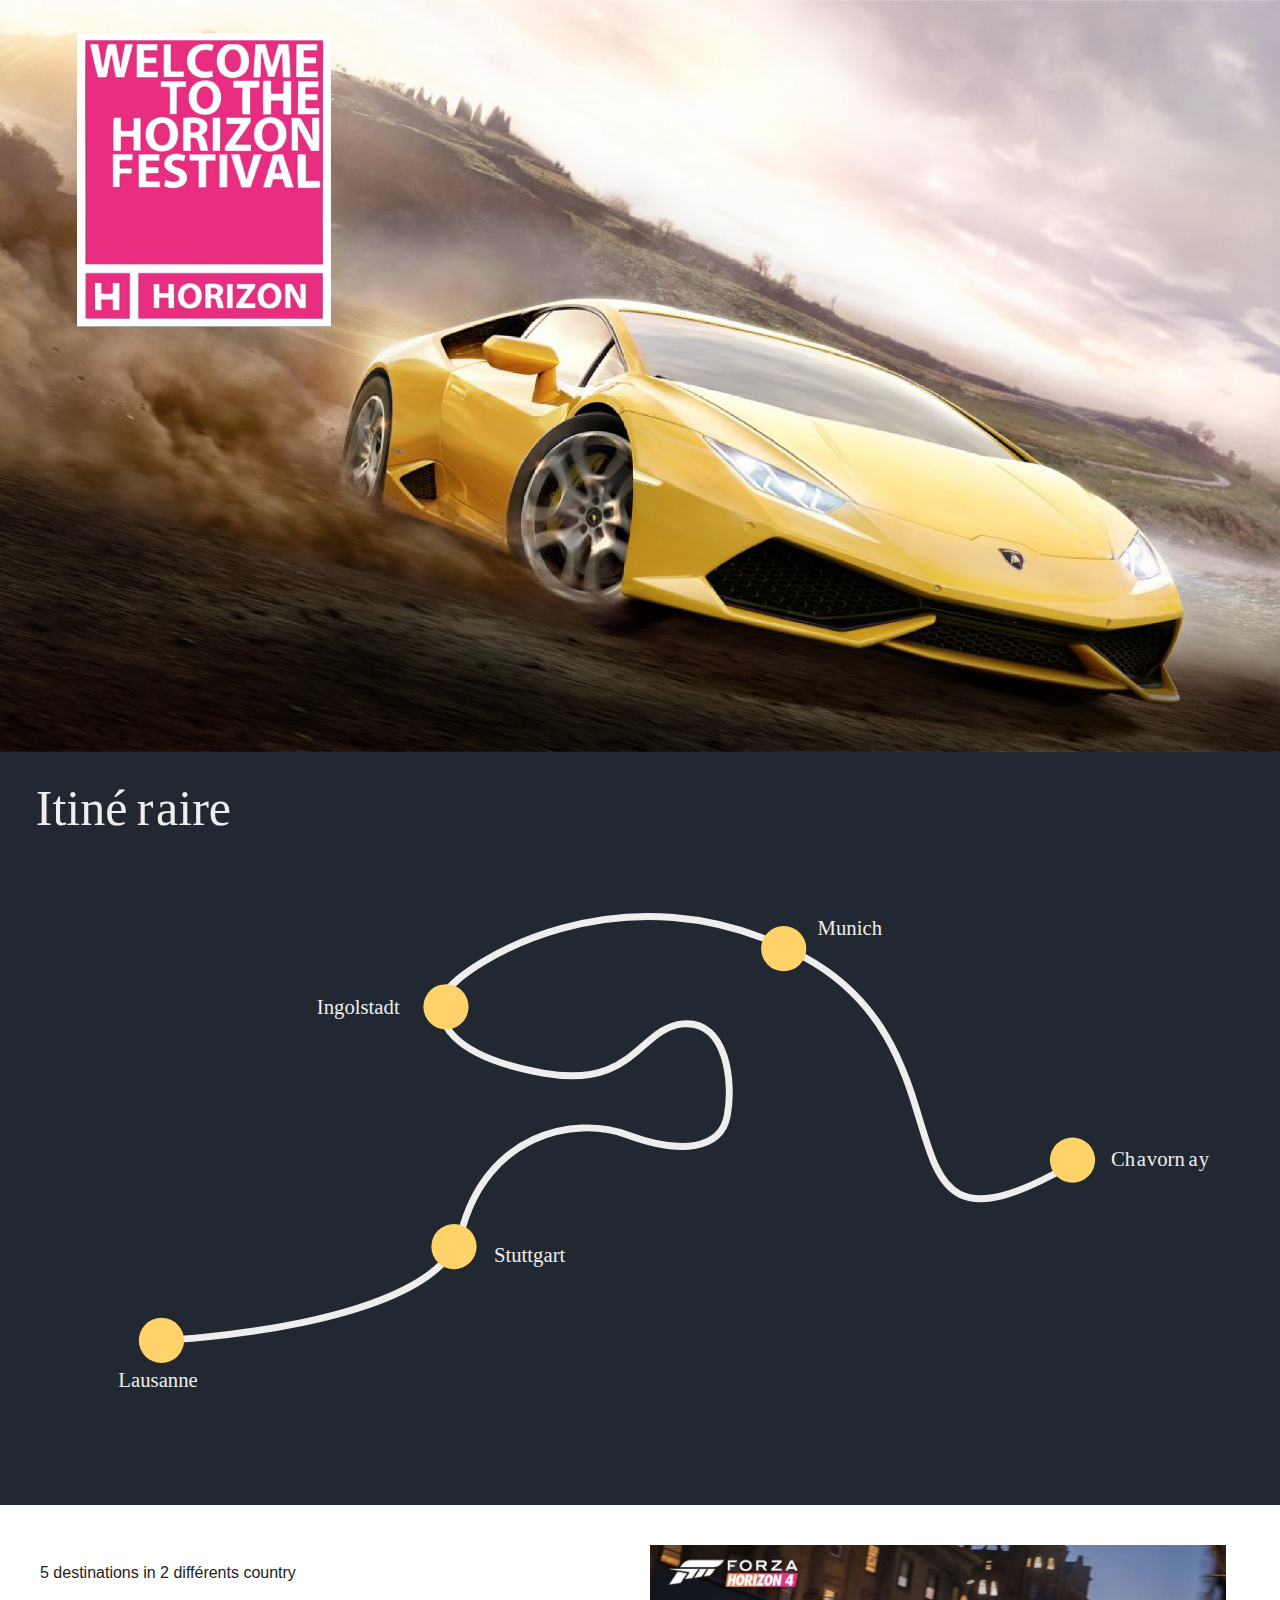
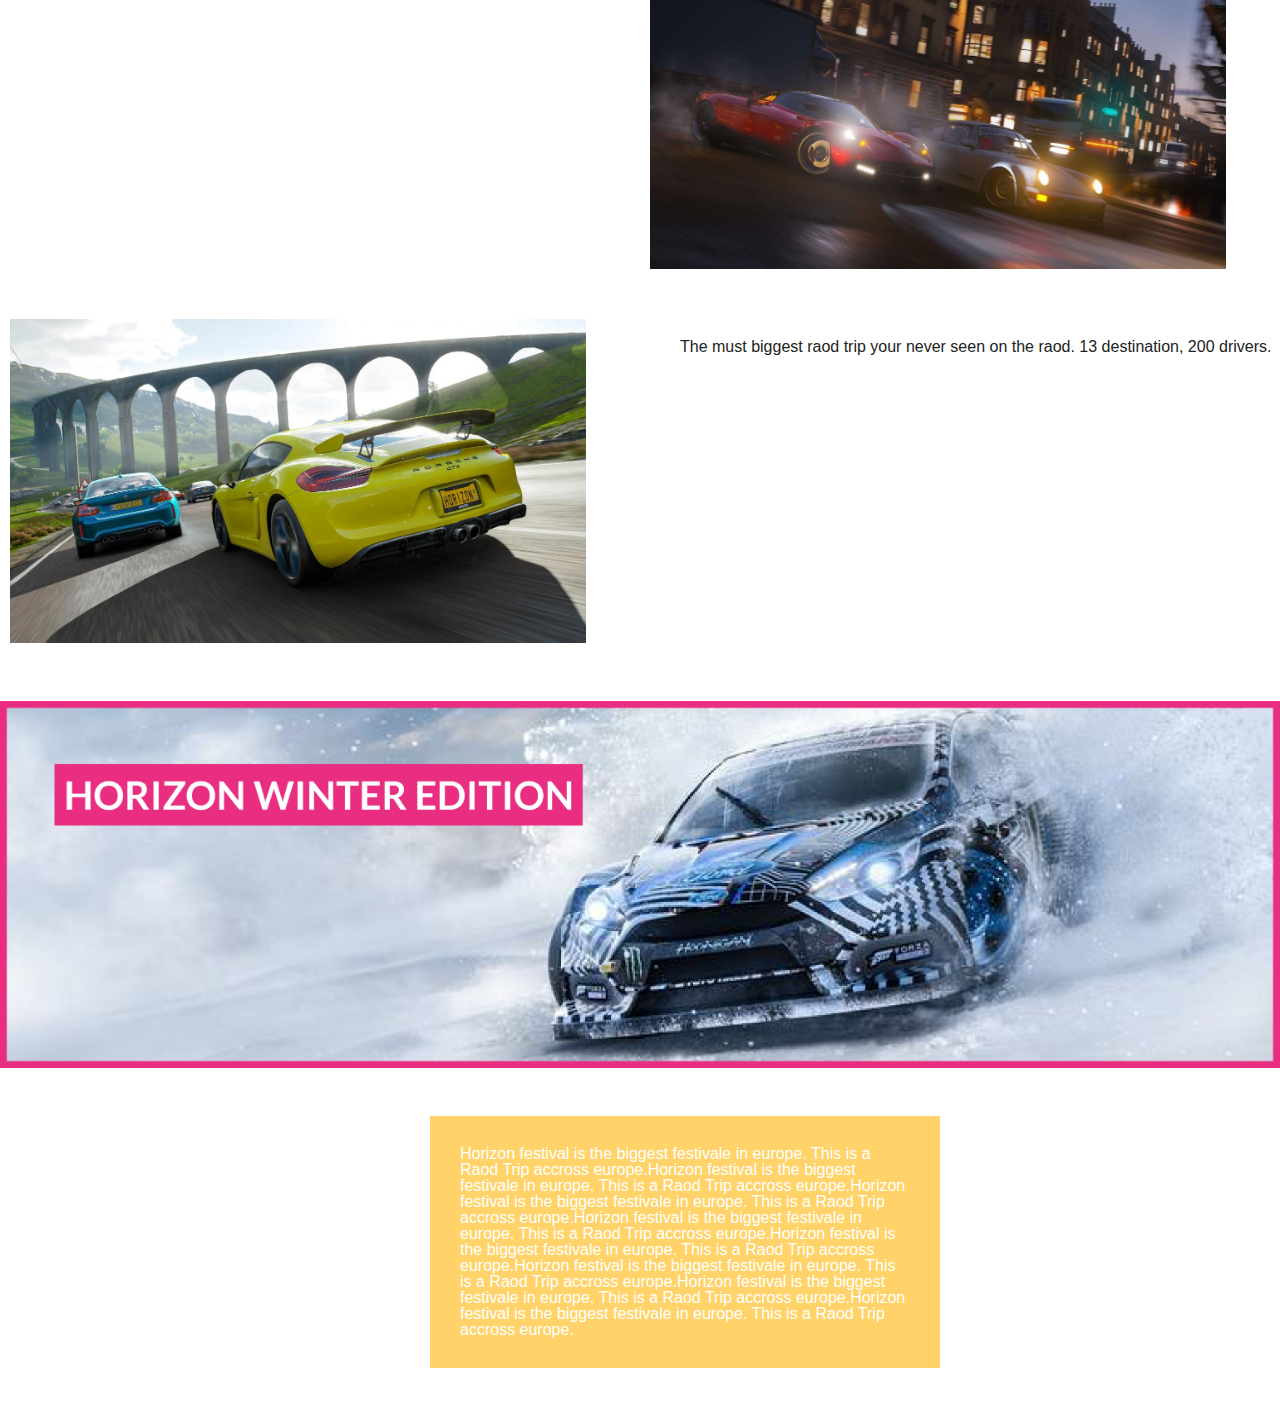
<file: index.html>
<!DOCTYPE html>
<!--[if lt IE 7]>      <html class="no-js lt-ie9 lt-ie8 lt-ie7"> <![endif]-->
<!--[if IE 7]>         <html class="no-js lt-ie9 lt-ie8"> <![endif]-->
<!--[if IE 8]>         <html class="no-js lt-ie9"> <![endif]-->
<!--[if gt IE 8]>      <html class="no-js"> <!--<![endif]-->
<html>

<head>
    <meta charset="utf-8" />
    <meta http-equiv="X-UA-Compatible" content="IE=edge" />
    <title>Site Festival</title>
    <meta name="description" content="" />
    <meta name="viewport" content="width=device-width, initial-scale=1" />
    <link rel="stylesheet" href="css/reset.css" />
    <link rel="stylesheet" href="css/vendor/timetablejs.css" />
    <link rel="stylesheet" href="css/style.css" />
    <script src="js/vendor/timetable.js" async defer></script>
    <script src="js/app.js" async defer></script>
</head>

<body>
    <!-- Header -->

    <div class="map-container">
        <img src="assets/img/header.png" class="d-block w-100" alt="header">

        <!-- LOGO-->


        <!--waypoint exemple-->

        <a href="http://lamborghini.com">
            <div class="waypoint"></div>
        </a>

    </div>


    <!--Map -->

    <div class="map">
        <img src="assets/img/map.svg" class="d-block w-100" alt="map">

        <!--content -->





        <div class="container">

            <div class="row">
                <!--partiegauche-->
                <div class="col">
                    <div class="leftside">


                        <article class="paragraphe">
                            <p>5 destinations in 2 différents country</p>
                        </article>

                    </div>

                </div>

                <!--partiedroite-->
                <div class="col">
                    <div class="rightside">
                        <div id="img1">
                            <img src="assets/img/country.jpg" alt="country">
                        </div>

                    </div>



                </div>
            </div>
        </div>

        <!--content3 -->

        <div class="container">

            <div class="row">
                <!--partiegauche-->
                <div class="col">
                    <div class="leftside">


                        <div id="img1">
                            <img src="assets/img/travel.jpg" alt="raodtrip">
                        </div>

                    </div>

                </div>

                <!--partiedroite-->
                <div class="col">
                    <div class="rightside">
                        <article class="paragraphe3">
                            <p>The must biggest raod trip your never seen on the raod. 13 destination, 200 drivers.</p>
                        </article>


                    </div>



                </div>
            </div>
        </div>

        <br>
        <br>
        <br>

        <!--content2 -->

        <article class="container2">
            <div class="row">


                <img src="assets/img/pub.png" alt="">


            </div>


        </article>

        <br>
        <br>
        <br>
        <!--content4 -->

        <div class="container">

            <div class="row">
                <!--partiegauche-->
                <div id="blocktext">

                </div>
                <div class="col">
                    <div class="leftside4">

                        <div id="txt">
                            <p>Horizon festival is the biggest festivale in europe. This is a Raod Trip accross europe.Horizon festival is the biggest festivale in europe. This is a Raod Trip accross europe.Horizon festival is the biggest festivale
                                in
                                europe. This is a Raod Trip accross europe.Horizon festival is the biggest festivale in europe. This is a Raod Trip accross europe.Horizon festival is the biggest festivale in europe. This is a Raod Trip accross
                                europe.Horizon festival is the biggest festivale in europe. This is a Raod Trip accross europe.Horizon festival is the biggest festivale in europe. This is a Raod Trip accross europe.Horizon festival is the biggest
                                festivale in europe. This is a Raod Trip accross europe.</p>
                        </div>

                    </div>

                </div>
            </div>
            <!--partiedroite-->


        </div>
    </div>


    <!--footer-->



    <!-- Optional JavaScript; choose one of the two! -->

    <!-- Option 1: Bootstrap Bundle with Popper -->
    <script src="https://cdn.jsdelivr.net/npm/bootstrap@5.0.0-beta1/dist/js/bootstrap.bundle.min.js" integrity="sha384-ygbV9kiqUc6oa4msXn9868pTtWMgiQaeYH7/t7LECLbyPA2x65Kgf80OJFdroafW" crossorigin="anonymous"></script>

    <!-- Option 2: Separate Popper and Bootstrap JS -->
    <!--
        <script src="https://cdn.jsdelivr.net/npm/@popperjs/core@2.5.4/dist/umd/popper.min.js" integrity="sha384-q2kxQ16AaE6UbzuKqyBE9/u/KzioAlnx2maXQHiDX9d4/zp8Ok3f+M7DPm+Ib6IU" crossorigin="anonymous"></script>
        <script src="https://cdn.jsdelivr.net/npm/bootstrap@5.0.0-beta1/dist/js/bootstrap.min.js" integrity="sha384-pQQkAEnwaBkjpqZ8RU1fF1AKtTcHJwFl3pblpTlHXybJjHpMYo79HY3hIi4NKxyj" crossorigin="anonymous"></script>
        -->
    <!--[if lt IE 7]>
      <p class="browsehappy">
        You are using an <strong>outdated</strong> browser. Please
        <a href="#">upgrade your browser</a> to improve your experience.
      </p>
    <![endif]-->
</body>

</html>
</file>
<file: css/vendor/timetablejs.css>
.timetable {
  display: flex;
  align-items: stretch;
  width: 100%;
  max-width: 100%;
  box-sizing: border-box;
}
.timetable * {
  box-sizing: inherit;
}
.timetable li,
.timetable ul {
  list-style-type: none;
  margin: 0;
}
.timetable li,
.timetable ul {
  padding: 0;
}
.timetable > aside {
  flex: none;
  max-width: 30%;
  padding: 0 !important;
  margin-top: 46px;
  border-right: 5px solid transparent;
  position: relative;
}
.timetable > aside li {
  padding: 0 15px;
  background-color: #efefef;
  line-height: 46px;
}
.timetable > aside li:not(:last-of-type) {
  border-bottom: 1px solid #fff;
}
.timetable > aside .row-heading {
  display: inline-block;
  max-width: 100%;
  overflow: hidden;
  text-overflow: ellipsis;
  white-space: nowrap;
  word-wrap: normal;
}
.timetable > aside:before {
  content: "";
  display: block;
  background-color: #fff;
  height: 46px;
  position: relative;
  margin-top: -46px;
  top: 0;
}
.timetable aside li,
.timetable time li {
  height: 46px;
}
.timetable > section {
  flex: 3 0 auto;
  width: 0;
  padding: 0 !important;
}
.timetable > section time {
  display: block;
  width: 100%;
  overflow-x: scroll;
  -webkit-overflow-scrolling: touch;
}
.timetable > section > header {
  position: relative;
  top: 0;
  z-index: 3;
  width: 100%;
  overflow: hidden;
  background-color: #fff;
  transform-style: preserve-3d;
}
.timetable > section > header ul {
  display: flex;
  height: 46px;
  align-items: center;
}
.timetable > section > header li {
  flex: none;
  display: block;
  position: relative;
  width: 96px;
}
.timetable > section > header li .time-label {
  display: block;
  position: absolute;
  left: 0;
}
.timetable > section > header li:not(:first-of-type) .time-label {
  transform: translateX(-50%);
}
.timetable > section > header li:last-of-type {
  width: 0;
}
.timetable > section > header li:last-of-type .time-label {
  transform: translateX(-100%);
}
.timetable ul.room-timeline {
  border-left: none;
  display: flex;
  flex-direction: column;
  align-items: stretch;
}
.timetable ul.room-timeline li {
  position: relative;
  background-color: #f4f4f4;
  height: 46px;
}
.timetable ul.room-timeline li:nth-of-type(odd) {
  background-color: #fdfdfd;
}
.timetable ul.room-timeline li:first-of-type {
  border-top: 1px solid #e5e5e5;
}
.timetable ul.room-timeline li:last-of-type {
  border-bottom: 1px solid #e5e5e5;
}
.timetable ul.room-timeline li:not(:last-of-type) {
  border-bottom: none;
}
.timetable ul.room-timeline li:first-child .time-entry {
  height: 44px;
}
.timetable ul.room-timeline li:after,
.timetable ul.room-timeline li:before {
  content: "";
  position: absolute;
  z-index: 1;
  left: 0;
  top: 0;
  right: 0;
  bottom: 0;
}
.timetable ul.room-timeline li:before {
  background-image: linear-gradient(90deg, #e5e5e5 1px, transparent 0);
  background-size: 24px auto;
}
.timetable ul.room-timeline li:after {
  background-image: linear-gradient(
    90deg,
    #e5e5e5,
    #e5e5e5 1px,
    #f4f4f4 0,
    #f4f4f4 2px,
    #e5e5e5 0,
    #e5e5e5 3px,
    transparent 0,
    transparent
  );
  background-size: 96px auto;
  background-position: -2px 0;
}
.timetable .time-entry {
  background-color: #ec6a5e;
  transition: background-color 0.2s;
  height: 45px;
  display: block;
  position: absolute;
  z-index: 2;
  padding: 0 10px;
  white-space: normal;
  overflow: hidden;
  color: #fff;
  border: 1px solid #e32c1b;
  transform-style: preserve-3d;
}
.timetable .time-entry small {
  position: relative;
  top: 50%;
  transform: translateY(-50%);
  display: block;
}
.timetable .time-entry:hover {
  background-color: #e74030;
}
</file>
<file: css/style.css>
/* body */
body {
    font-family: 'Lato', sans-serif;
}

/* titles */
h1, h2, h3, h4 {
    font-family: 'Lato', sans-serif;
}

/* data */
table, table * {
    font-family: 'Lato', monospace;
}

/* quotes, lists */
blockquote {
    font-family: 'Lato', sans-serif;
}

ul, li {
    font-family: 'Lato', sans-serif;
}

/*header*/
.map-container {
    position: relative;
}

.map-container .waypoint {
    width: 30px;
    height: 30px;
    position: absolute;
    bottom: 25%;
    right: 20%;
}

/* Header img*/
img {
    width: 100%;
}

.overtitle {
    width: 50rem;
    position: relative;
    padding-top: 6%;
    text-align: center;
}

.overtitle img {
    position: absolute;
    top: 0;
    left: 0;
    z-index: -1;
}

.overtitle h4, h6 {
    margin-left: auto;
    color: #1f1f1f;
    /*    margin-top: 5rem;
    color: pink;*/
}

/* logo placem*/
.map-container {
    position: relative;
}

.title {
    width: 120px;
    height: 220px;
    position: absolute;
    bottom: 45%;
    right: 75%;
    color: white;
    background-color: pink;
    padding-bottom: 15px;
    padding-right: 17px;
}

/* map*/
/*   contant */
.row {
    display: flex;
}

.row .col {
    width: 50%;
}

.leftside, .rightside {
    min-height: 20vh;
    width: 100%;
}

.leftside {
    background: white;
    padding-bottom: 153px;
}

.rightside {
    background: white;
}

#img1 {
    width: 90%;
    padding: 10px;
    padding-top: 40px;
}

.paragraphe {
    padding-left: 40px;
    padding-top: 60px;
}

/*   contant2 */
.paragraphe2 {
    padding-left: 40px;
    padding-top: 60px;
    min-height: 30vh;
    color: white;
}

.container2 {
    background-color: white;
}

/*   contant3 */
.paragraphe3 {
    padding-left: 40px;
    padding-top: 60px;
}

.leftside {
    padding-bottom: 0px;
}

/*   contant4 */
.leftside4 {
    color: white;
    background-color: #ffd369;
    padding: 30px;
    margin-left: 130px;
}

#txt {
    color: white;
    background-color: #ffd369;
}

#blocktext {
    padding: 150px;
}
</file>
